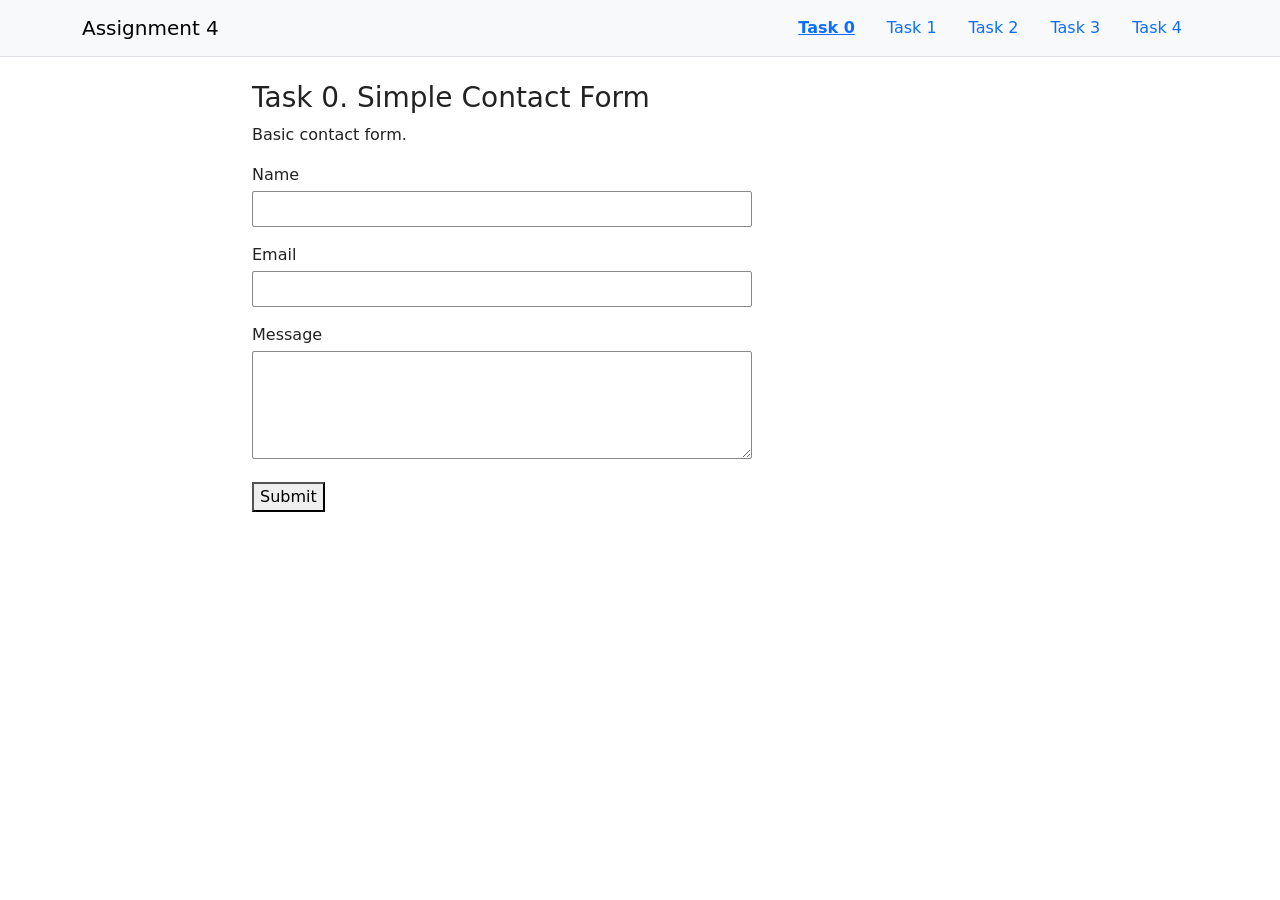
<file: index.html>
<!doctype html>
<html lang="en">
<head>
  <meta charset="UTF-8">
  <meta name="viewport" content="width=device-width, initial-scale=1">
  <title>Task 0 - Simple Contact Form</title>
  <link href="https://cdn.jsdelivr.net/npm/bootstrap@5.3.3/dist/css/bootstrap.min.css" rel="stylesheet">
  <link href="style.css" rel="stylesheet">
  <script src="script.js" defer></script>
</head>
<body>
<nav class="navbar navbar-light bg-light border-bottom" aria-label="Tasks">
  <div class="container"><a class="navbar-brand" href="index.html">Assignment 4</a><div class="nav"><a class="nav-link active" href="index.html" aria-current="page">Task 0</a>
<a class="nav-link" href="task1.html">Task 1</a>
<a class="nav-link" href="task2.html">Task 2</a>
<a class="nav-link" href="task3.html">Task 3</a>
<a class="nav-link" href="task4.html">Task 4</a></div></div>
</nav>
<main class="container my-4">
  <h1 class="h3">Task 0. Simple Contact Form</h1>
  <p>Basic contact form.</p>
  <form class="plain-form">
<div class="plain-field">
<label for="name" class="form-label">Name</label>
<input type="text" id="name" name="name" >
</div>
<div class="plain-field">
<label for="email" class="form-label">Email</label>
<input type="email" id="email" name="email" >
</div>
<div class="plain-field">
<label for="message" class="form-label">Message</label>
<textarea id="message" name="message" rows="4" ></textarea>
</div>
<div class="col-12"><button type="submit">Submit</button></div>
</form>
<p id="result" class="mt-3" role="status" aria-live="polite"></p>
</main>
</body>
</html>
</file>
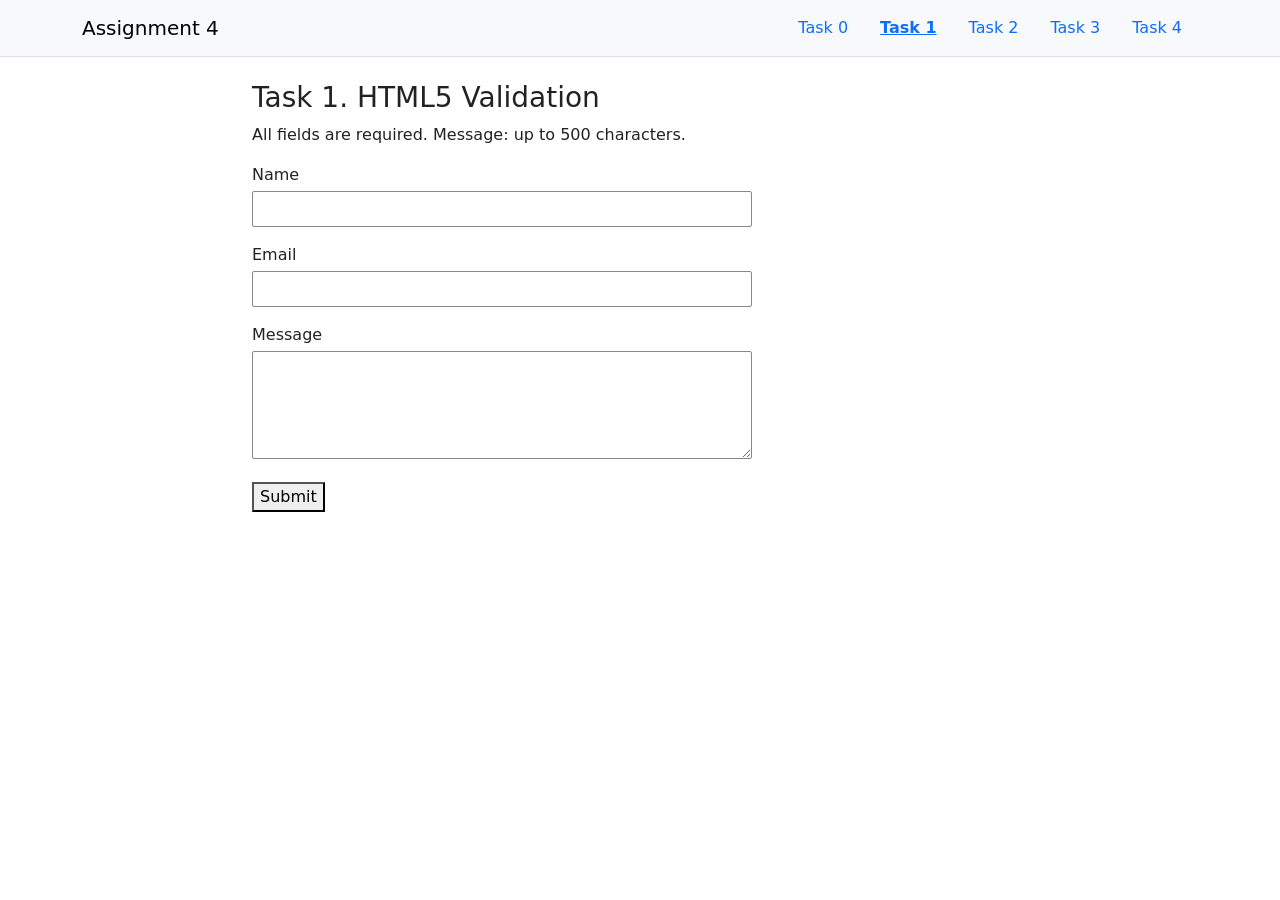
<file: task1.html>
<!doctype html>
<html lang="en">
<head>
  <meta charset="UTF-8">
  <meta name="viewport" content="width=device-width, initial-scale=1">
  <title>Task 1 - HTML5 Validation</title>
  <link href="https://cdn.jsdelivr.net/npm/bootstrap@5.3.3/dist/css/bootstrap.min.css" rel="stylesheet">
  <link href="style.css" rel="stylesheet">
  <script src="script.js" defer></script>
</head>
<body>
<nav class="navbar navbar-light bg-light border-bottom" aria-label="Tasks">
  <div class="container"><a class="navbar-brand" href="index.html">Assignment 4</a><div class="nav"><a class="nav-link" href="index.html">Task 0</a>
<a class="nav-link active" href="task1.html" aria-current="page">Task 1</a>
<a class="nav-link" href="task2.html">Task 2</a>
<a class="nav-link" href="task3.html">Task 3</a>
<a class="nav-link" href="task4.html">Task 4</a></div></div>
</nav>
<main class="container my-4">
  <h1 class="h3">Task 1. HTML5 Validation</h1>
  <p>All fields are required. Message: up to 500 characters.</p>
  <form class="plain-form">
<div class="plain-field">
<label for="name" class="form-label">Name</label>
<input type="text" id="name" name="name" required maxlength="100">
</div>
<div class="plain-field">
<label for="email" class="form-label">Email</label>
<input type="email" id="email" name="email" required maxlength="100">
</div>
<div class="plain-field">
<label for="message" class="form-label">Message</label>
<textarea id="message" name="message" rows="4" required maxlength="500"></textarea>
</div>
<div class="col-12"><button type="submit">Submit</button></div>
</form>
<p id="result" class="mt-3" role="status" aria-live="polite"></p>
</main>
</body>
</html>
</file>
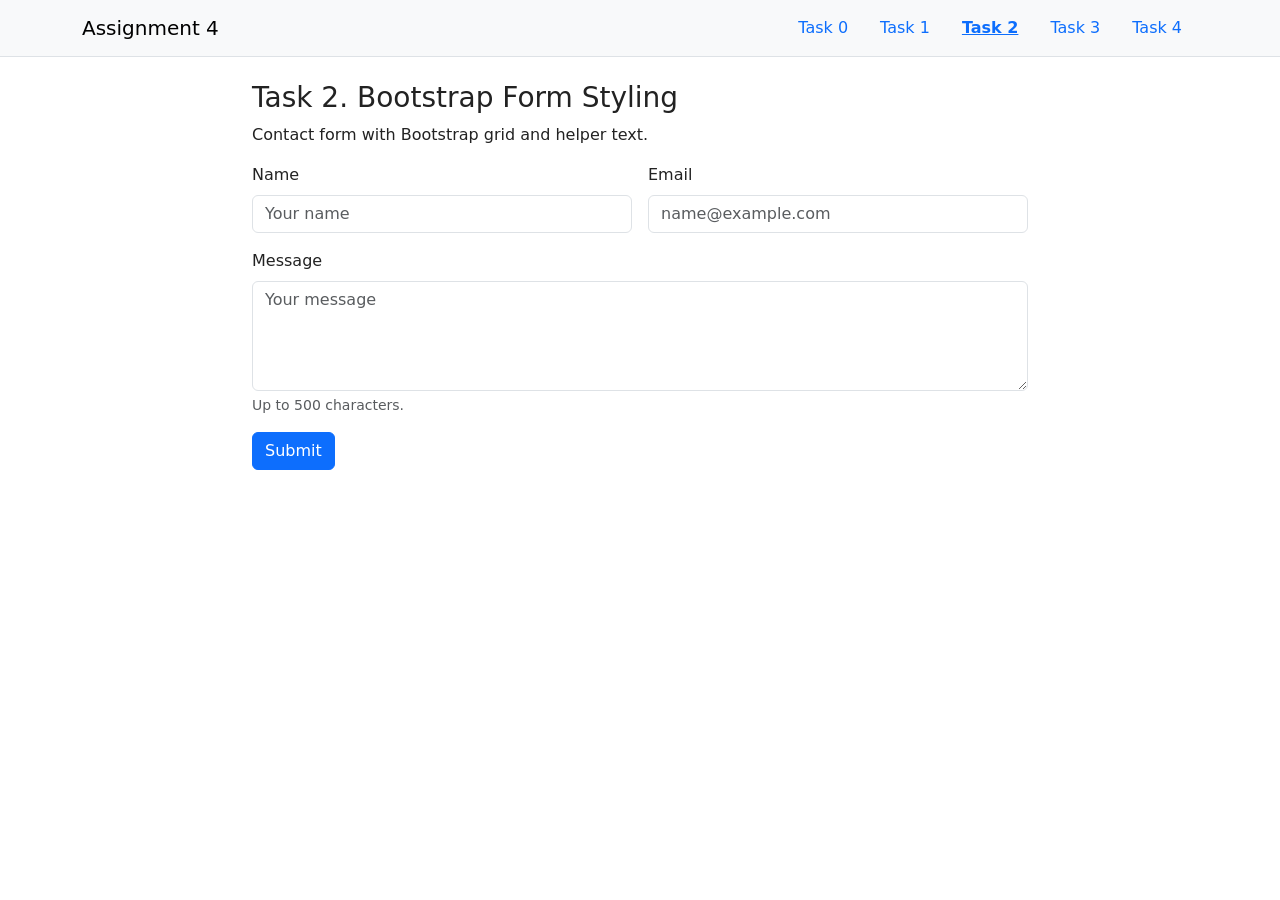
<file: task2.html>
<!doctype html>
<html lang="en">
<head>
  <meta charset="UTF-8">
  <meta name="viewport" content="width=device-width, initial-scale=1">
  <title>Task 2 - Bootstrap Form Styling</title>
  <link href="https://cdn.jsdelivr.net/npm/bootstrap@5.3.3/dist/css/bootstrap.min.css" rel="stylesheet">
  <link href="style.css" rel="stylesheet">
  <script src="script.js" defer></script>
</head>
<body>
<nav class="navbar navbar-light bg-light border-bottom" aria-label="Tasks">
  <div class="container"><a class="navbar-brand" href="index.html">Assignment 4</a><div class="nav"><a class="nav-link" href="index.html">Task 0</a>
<a class="nav-link" href="task1.html">Task 1</a>
<a class="nav-link active" href="task2.html" aria-current="page">Task 2</a>
<a class="nav-link" href="task3.html">Task 3</a>
<a class="nav-link" href="task4.html">Task 4</a></div></div>
</nav>
<main class="container my-4">
  <h1 class="h3">Task 2. Bootstrap Form Styling</h1>
  <p>Contact form with Bootstrap grid and helper text.</p>
  <form class="row g-3">
<div class="col-md-6">
<label for="name" class="form-label">Name</label>
<input type="text" id="name" name="name" class="form-control" required maxlength="100" placeholder="Your name">
</div>
<div class="col-md-6">
<label for="email" class="form-label">Email</label>
<input type="email" id="email" name="email" class="form-control" required maxlength="100" placeholder="name@example.com">
</div>
<div class="col-12">
<label for="message" class="form-label">Message</label>
<textarea id="message" name="message" rows="4" class="form-control" aria-describedby="message-help" required maxlength="500" placeholder="Your message"></textarea>
<div id="message-help" class="form-text">Up to 500 characters.</div>
</div>
<div class="col-12"><button type="submit" class="btn btn-primary">Submit</button></div>
</form>
<p id="result" class="mt-3" role="status" aria-live="polite"></p>
</main>
</body>
</html>
</file>
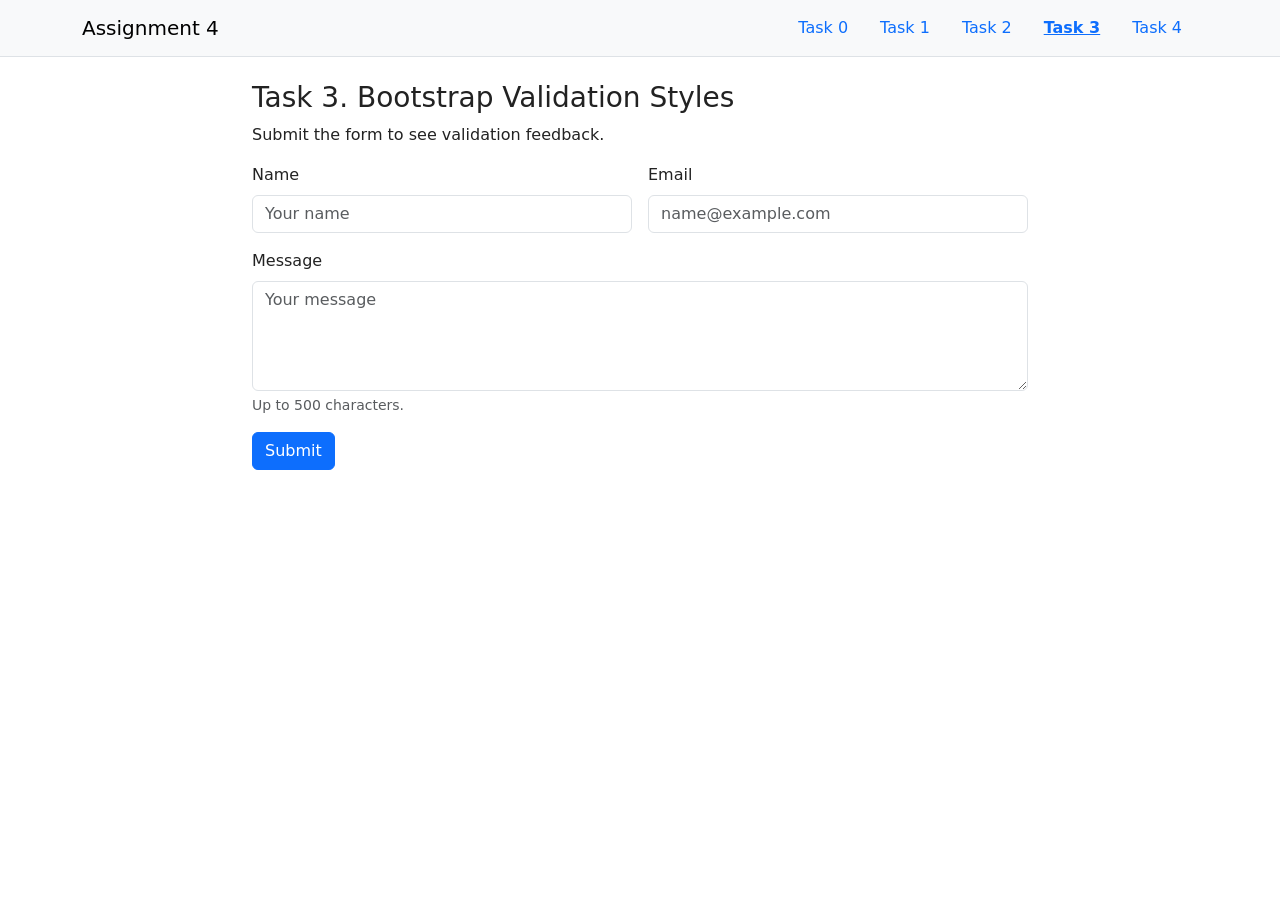
<file: task3.html>
<!doctype html>
<html lang="en">
<head>
  <meta charset="UTF-8">
  <meta name="viewport" content="width=device-width, initial-scale=1">
  <title>Task 3 - Bootstrap Validation Styles</title>
  <link href="https://cdn.jsdelivr.net/npm/bootstrap@5.3.3/dist/css/bootstrap.min.css" rel="stylesheet">
  <link href="style.css" rel="stylesheet">
  <script src="script.js" defer></script>
</head>
<body>
<nav class="navbar navbar-light bg-light border-bottom" aria-label="Tasks">
  <div class="container"><a class="navbar-brand" href="index.html">Assignment 4</a><div class="nav"><a class="nav-link" href="index.html">Task 0</a>
<a class="nav-link" href="task1.html">Task 1</a>
<a class="nav-link" href="task2.html">Task 2</a>
<a class="nav-link active" href="task3.html" aria-current="page">Task 3</a>
<a class="nav-link" href="task4.html">Task 4</a></div></div>
</nav>
<main class="container my-4">
  <h1 class="h3">Task 3. Bootstrap Validation Styles</h1>
  <p>Submit the form to see validation feedback.</p>
  <form class="row g-3" data-feedback novalidate>
<div class="col-md-6">
<label for="name" class="form-label">Name</label>
<input type="text" id="name" name="name" class="form-control" aria-describedby="name-error name-ok" required maxlength="100" placeholder="Your name">
<div id="name-error" class="invalid-feedback">Please check this field.</div>
<div id="name-ok" class="valid-feedback">Looks good!</div>
</div>
<div class="col-md-6">
<label for="email" class="form-label">Email</label>
<input type="email" id="email" name="email" class="form-control" aria-describedby="email-error email-ok" required maxlength="100" placeholder="name@example.com">
<div id="email-error" class="invalid-feedback">Please check this field.</div>
<div id="email-ok" class="valid-feedback">Looks good!</div>
</div>
<div class="col-12">
<label for="message" class="form-label">Message</label>
<textarea id="message" name="message" rows="4" class="form-control" aria-describedby="message-help message-error message-ok" required maxlength="500" placeholder="Your message"></textarea>
<div id="message-help" class="form-text">Up to 500 characters.</div>
<div id="message-error" class="invalid-feedback">Please check this field.</div>
<div id="message-ok" class="valid-feedback">Looks good!</div>
</div>
<div class="col-12"><button type="submit" class="btn btn-primary">Submit</button></div>
</form>
<p id="result" class="mt-3" role="status" aria-live="polite"></p>
</main>
</body>
</html>
</file>
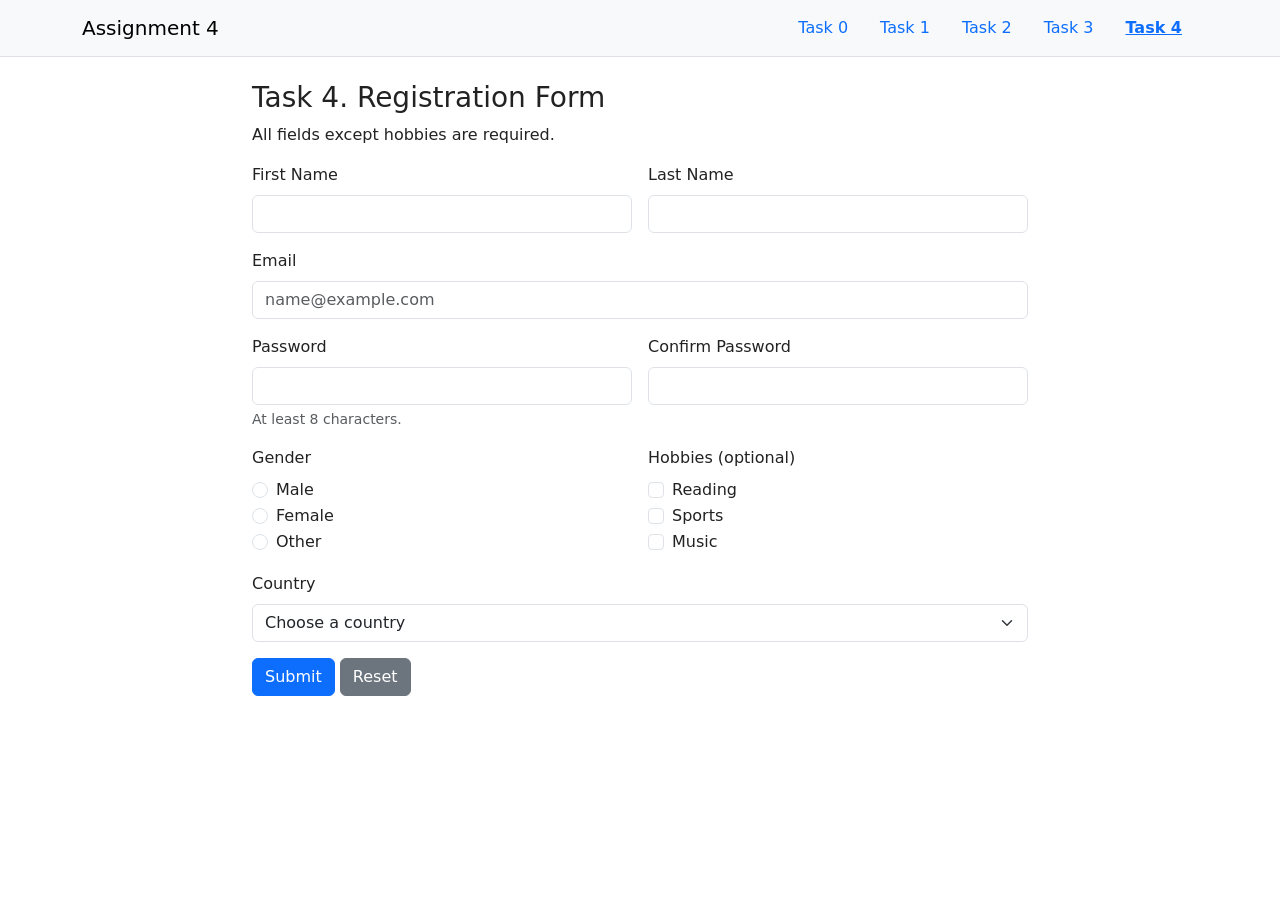
<file: task4.html>
<!doctype html>
<html lang="en">
<head>
  <meta charset="UTF-8">
  <meta name="viewport" content="width=device-width, initial-scale=1">
  <title>Task 4 - Registration Form</title>
  <link href="https://cdn.jsdelivr.net/npm/bootstrap@5.3.3/dist/css/bootstrap.min.css" rel="stylesheet">
  <link href="style.css" rel="stylesheet">
  <script src="script.js" defer></script>
</head>
<body>
<nav class="navbar navbar-light bg-light border-bottom" aria-label="Tasks">
  <div class="container"><a class="navbar-brand" href="index.html">Assignment 4</a><div class="nav"><a class="nav-link" href="index.html">Task 0</a>
<a class="nav-link" href="task1.html">Task 1</a>
<a class="nav-link" href="task2.html">Task 2</a>
<a class="nav-link" href="task3.html">Task 3</a>
<a class="nav-link active" href="task4.html" aria-current="page">Task 4</a></div></div>
</nav>
<main class="container my-4">
  <h1 class="h3">Task 4. Registration Form</h1>
  <p>All fields except hobbies are required.</p>
  <form class="row g-3" data-feedback novalidate>
<div class="col-md-6">
<label for="firstName" class="form-label">First Name</label>
<input type="text" id="firstName" name="firstName" class="form-control" aria-describedby="firstName-error firstName-ok" required maxlength="50" autocomplete="given-name">
<div id="firstName-error" class="invalid-feedback">Please check this field.</div>
<div id="firstName-ok" class="valid-feedback">Looks good!</div>
</div>
<div class="col-md-6">
<label for="lastName" class="form-label">Last Name</label>
<input type="text" id="lastName" name="lastName" class="form-control" aria-describedby="lastName-error lastName-ok" required maxlength="50" autocomplete="family-name">
<div id="lastName-error" class="invalid-feedback">Please check this field.</div>
<div id="lastName-ok" class="valid-feedback">Looks good!</div>
</div>
<div class="col-12">
<label for="email" class="form-label">Email</label>
<input type="email" id="email" name="email" class="form-control" aria-describedby="email-error email-ok" required maxlength="100" autocomplete="email" placeholder="name@example.com">
<div id="email-error" class="invalid-feedback">Please check this field.</div>
<div id="email-ok" class="valid-feedback">Looks good!</div>
</div>
<div class="col-md-6">
<label for="password" class="form-label">Password</label>
<input type="password" id="password" name="password" class="form-control" aria-describedby="password-help password-error password-ok" required minlength="8" autocomplete="new-password">
<div id="password-help" class="form-text">At least 8 characters.</div>
<div id="password-error" class="invalid-feedback">Please check this field.</div>
<div id="password-ok" class="valid-feedback">Looks good!</div>
</div>
<div class="col-md-6">
<label for="confirmPassword" class="form-label">Confirm Password</label>
<input type="password" id="confirmPassword" name="confirmPassword" class="form-control" aria-describedby="confirmPassword-error confirmPassword-ok" required minlength="8" autocomplete="new-password">
<div id="confirmPassword-error" class="invalid-feedback">Please check this field.</div>
<div id="confirmPassword-ok" class="valid-feedback">Looks good!</div>
</div>
<fieldset class="col-md-6"><legend class="fs-6">Gender</legend>
<div class="form-check"><input class="form-check-input" type="radio" name="gender" id="male" value="male" required aria-describedby="gender-error"><label class="form-check-label" for="male">Male</label></div>
<div class="form-check"><input class="form-check-input" type="radio" name="gender" id="female" value="female" required aria-describedby="gender-error"><label class="form-check-label" for="female">Female</label></div>
<div class="form-check"><input class="form-check-input" type="radio" name="gender" id="other" value="other" required aria-describedby="gender-error"><label class="form-check-label" for="other">Other</label></div>
<div id="gender-error" class="invalid-feedback">Please choose a gender.</div><div id="gender-ok" class="valid-feedback">Looks good!</div></fieldset>
<fieldset class="col-md-6"><legend class="fs-6">Hobbies (optional)</legend>
<div class="form-check"><input class="form-check-input" type="checkbox" name="hobbies" id="reading" value="Reading"><label class="form-check-label" for="reading">Reading</label></div>
<div class="form-check"><input class="form-check-input" type="checkbox" name="hobbies" id="sports" value="Sports"><label class="form-check-label" for="sports">Sports</label></div>
<div class="form-check"><input class="form-check-input" type="checkbox" name="hobbies" id="music" value="Music"><label class="form-check-label" for="music">Music</label></div>
</fieldset>
<div class="col-12"><label for="country" class="form-label">Country</label><select id="country" name="country" class="form-select" required aria-describedby="country-error country-ok"><option value="">Choose a country</option><option>Kazakhstan</option><option>Uzbekistan</option><option>Kyrgyzstan</option><option>United States</option><option>Other</option></select><div id="country-error" class="invalid-feedback">Please choose a country.</div><div id="country-ok" class="valid-feedback">Looks good!</div></div>
<div class="col-12"><button type="submit" class="btn btn-primary">Submit</button> <button type="reset" class="btn btn-secondary">Reset</button></div>
</form>
<p id="result" class="mt-3" role="status" aria-live="polite"></p>
</main>
</body>
</html>
</file>
<file: style.css>
body { color: #222; background: #fff; }
main { max-width: 800px !important; }
.nav-link.active { font-weight: bold; text-decoration: underline; }
.plain-form { max-width: 500px; }
.plain-field { margin-bottom: 16px; }
.plain-field label { display: block; margin-bottom: 4px; }
.plain-field input, .plain-field textarea { width: 100%; padding: 5px; border: 1px solid #888; border-radius: 2px; }
</file>
